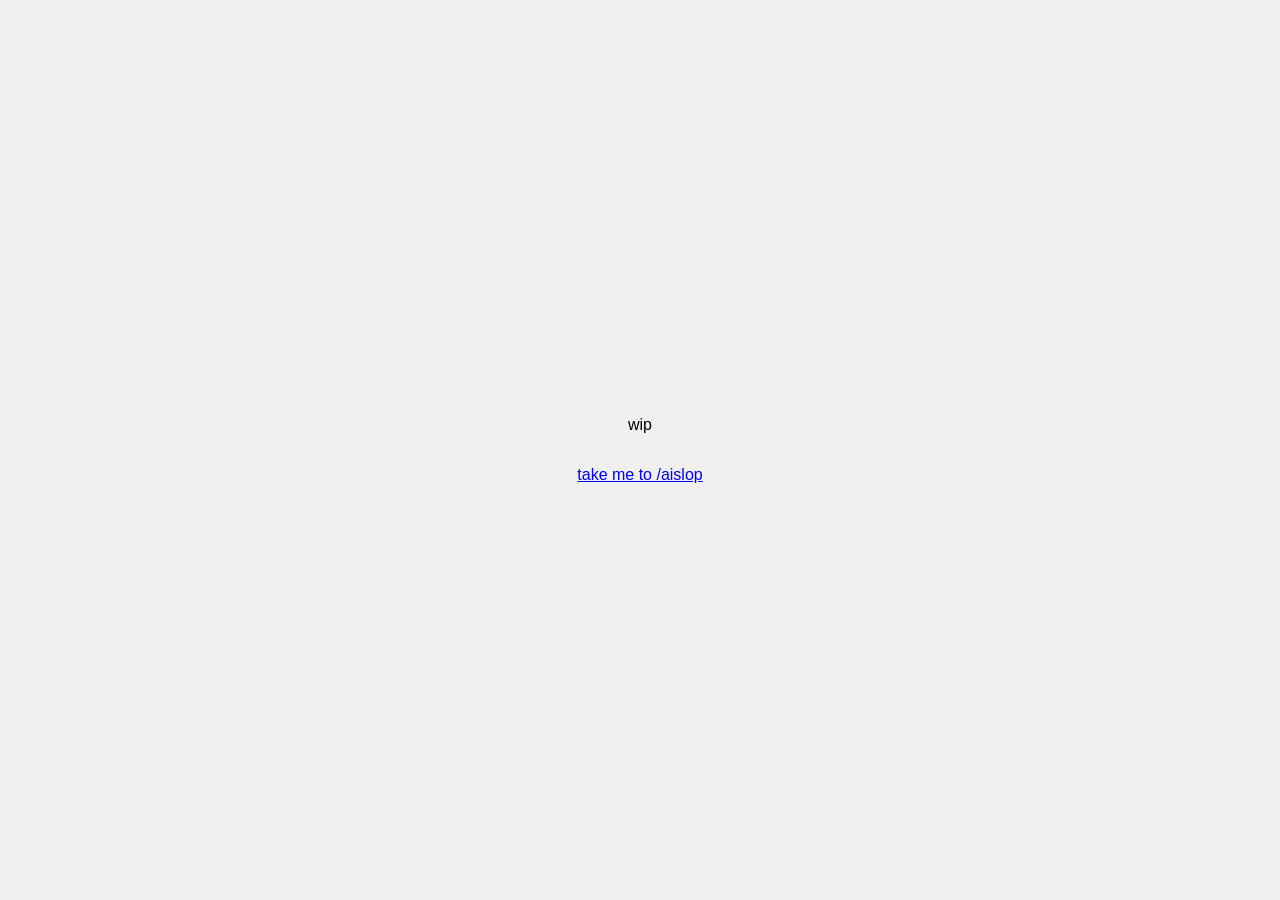
<file: index.html>
<!DOCTYPE html>
<html lang="en">
<head>
    <meta charset="UTF-8">
    <meta name="viewport" content="width=device-width, initial-scale=1.0">
    <title>wip</title>
    <style>
        body {
            font-family: Arial, sans-serif;
            text-align: center;
            margin: 0;
            display: flex;
            flex-direction: column;
            justify-content: center;
            height: 100vh;
            background-color: #f0f0f0;
        }
    </style>
</head>
<body>
    <p>wip</p>
    <p><a href="/aislop">take me to /aislop</a></p>
</body>
</html>
</file>
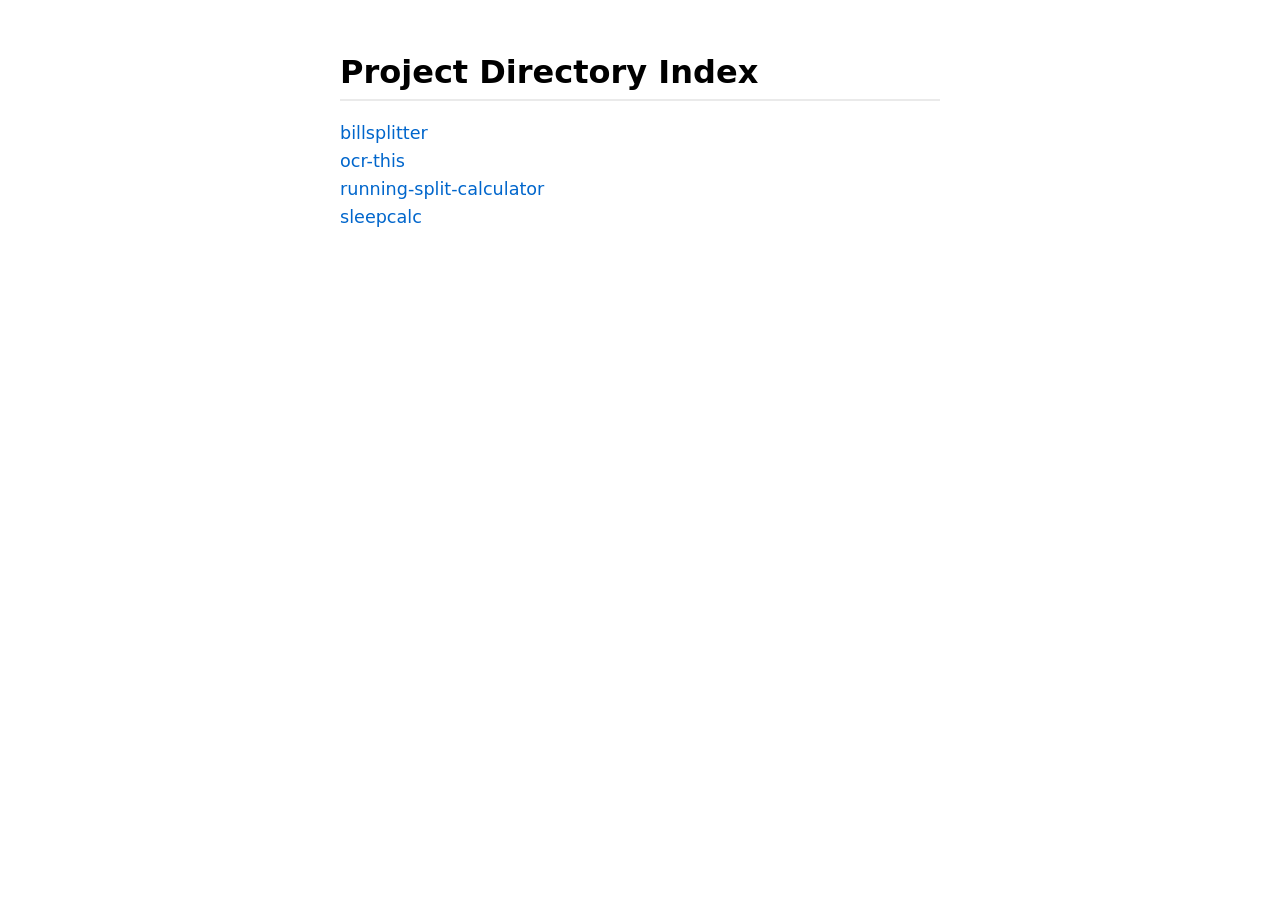
<file: aislop/index.html>
<!DOCTYPE html>
<html lang="en">
<head>
    <meta charset="UTF-8">
    <meta name="viewport" content="width=device-width, initial-scale=1.0">
    <title>Directory Index</title>
    <style>
        body { font-family: system-ui, sans-serif; padding: 2rem; max-width: 600px; margin: auto; }
        h1 { border-bottom: 2px solid #eaeaea; padding-bottom: 0.5rem; }
        ul { list-style-type: none; padding: 0; }
        li { margin: 0.5rem 0; }
        a { color: #0066cc; text-decoration: none; font-size: 1.1rem; }
        a:hover { text-decoration: underline; }
    </style>
</head>
<body>
    <h1>Project Directory Index</h1>
    <ul>
                <li><a href="billsplitter/index.html">billsplitter</a></li>
                <li><a href="ocr-this/index.html">ocr-this</a></li>
                <li><a href="running-split-calculator/index.html">running-split-calculator</a></li>
                <li><a href="sleepcalc/index.html">sleepcalc</a></li>
    </ul>
</body>
</html>
</file>
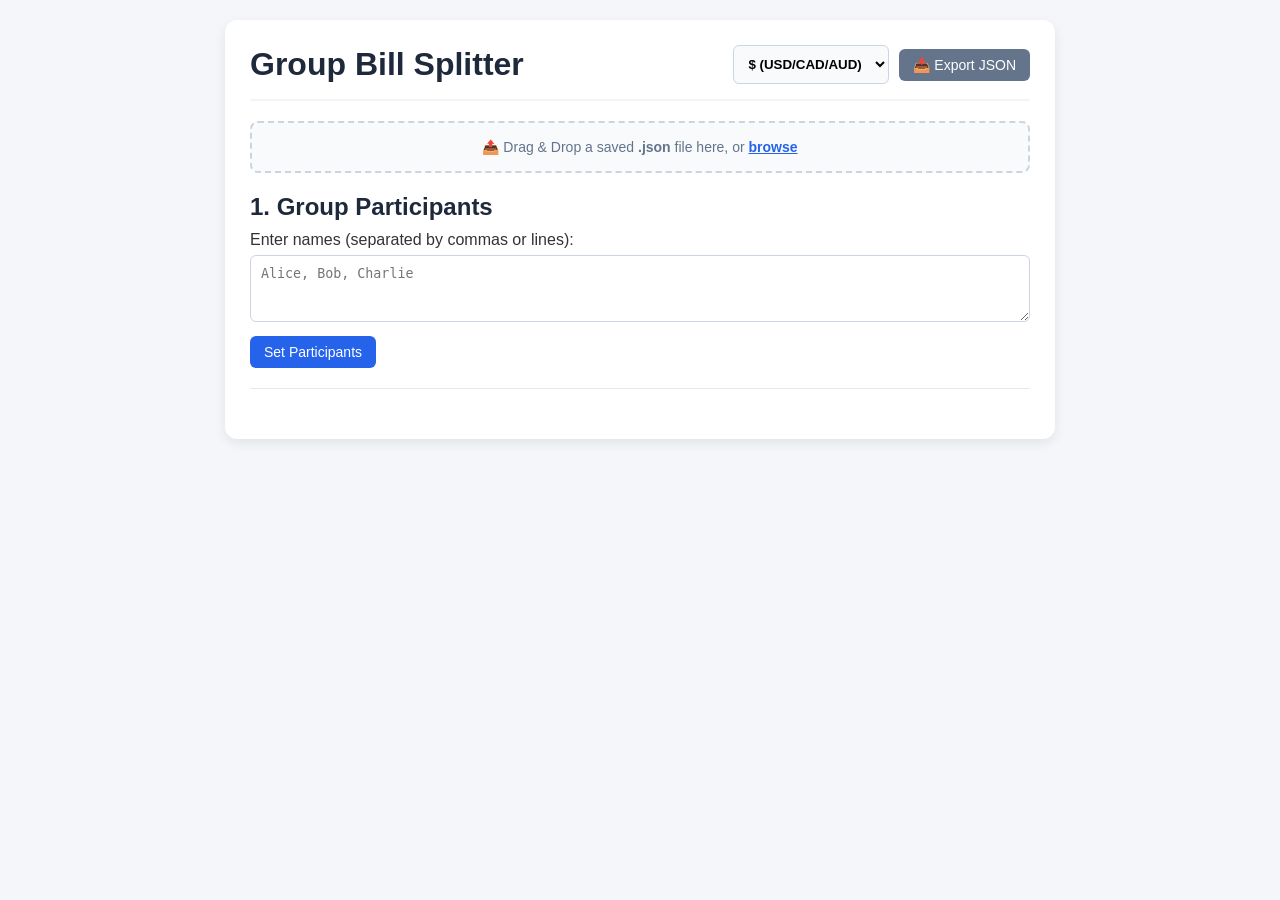
<file: aislop/billsplitter/index.html>
<!DOCTYPE html>
<html lang="en">

<head>
    <meta charset="UTF-8">
    <meta name="viewport" content="width=device-width, initial-scale=1.0">
    <title>Bill Splitter</title>
    <style>
        body {
            font-family: -apple-system, BlinkMacSystemFont, "Segoe UI", Roboto, Helvetica, Arial, sans-serif;
            background-color: #f4f6f9;
            padding: 20px;
            color: #333;
            margin: 0;
        }

        .container {
            max-width: 780px;
            margin: 0 auto;
            background: white;
            padding: 25px;
            border-radius: 12px;
            box-shadow: 0 4px 12px rgba(0, 0, 0, 0.08);
        }

        .header-row {
            display: flex;
            justify-content: space-between;
            align-items: center;
            margin-bottom: 20px;
            border-bottom: 2px solid #f1f5f9;
            padding-bottom: 15px;
            flex-wrap: wrap;
            gap: 10px;
        }

        h1,
        h2,
        h3 {
            color: #1e293b;
            margin: 0;
        }

        .section {
            margin-bottom: 25px;
            padding-bottom: 20px;
            border-bottom: 1px solid #e2e8f0;
        }

        textarea,
        input[type="text"],
        input[type="number"],
        select {
            width: 100%;
            padding: 10px;
            margin-bottom: 10px;
            border: 1px solid #cbd5e1;
            border-radius: 6px;
            box-sizing: border-box;
        }

        button {
            background: #2563eb;
            color: white;
            border: none;
            padding: 8px 14px;
            border-radius: 6px;
            cursor: pointer;
            font-size: 14px;
            font-weight: 500;
            display: inline-flex;
            align-items: center;
            gap: 6px;
        }

        button:hover {
            background: #1d4ed8;
        }

        .btn-secondary {
            background: #64748b;
        }

        .btn-secondary:hover {
            background: #475569;
        }

        .btn-add-row {
            background: #059669;
            width: 100%;
            margin-top: 10px;
            justify-content: center;
            padding: 10px 16px;
        }

        .btn-add-row:hover {
            background: #047857;
        }

        .btn-edit {
            background: #f59e0b;
            padding: 4px 8px;
            font-size: 12px;
            border-radius: 4px;
        }

        .btn-edit:hover {
            background: #d97706;
        }

        .btn-danger {
            background: #ef4444;
            padding: 4px 8px;
            font-size: 12px;
            border-radius: 4px;
        }

        .btn-danger:hover {
            background: #dc2626;
        }

        .btn-cancel {
            background: #94a3b8;
            padding: 4px 8px;
            font-size: 12px;
            border-radius: 4px;
        }

        .btn-cancel:hover {
            background: #64748b;
        }

        .btn-save {
            background: #10b981;
            padding: 4px 8px;
            font-size: 12px;
            border-radius: 4px;
        }

        .btn-save:hover {
            background: #059669;
        }

        .toolbar {
            display: flex;
            align-items: center;
            gap: 10px;
            flex-wrap: wrap;
        }

        .currency-selector {
            width: auto;
            margin-bottom: 0;
            font-weight: 600;
            cursor: pointer;
            background: #f8fafc;
        }

        /* Drag & Drop Import Zone Styling */
        .drop-zone {
            border: 2px dashed #cbd5e1;
            border-radius: 8px;
            padding: 16px;
            text-align: center;
            background: #f8fafc;
            cursor: pointer;
            transition: all 0.2s ease;
            margin-bottom: 20px;
        }

        .drop-zone:hover {
            border-color: #94a3b8;
            background: #f1f5f9;
        }

        .drop-zone.drag-over {
            border-color: #2563eb;
            background: #eff6ff;
            transform: scale(1.01);
        }

        .drop-zone p {
            margin: 0;
            font-size: 14px;
            color: #64748b;
            font-weight: 500;
            pointer-events: none;
        }

        .drop-zone .browse-btn {
            color: #2563eb;
            text-decoration: underline;
            font-weight: 600;
        }

        /* Accordion Styling */
        details.card-accordion {
            background: #ffffff;
            border: 1px solid #e2e8f0;
            border-radius: 8px;
            margin-bottom: 12px;
            overflow: hidden;
            transition: all 0.2s ease;
        }

        details.card-accordion[open] {
            border-color: #2563eb;
            box-shadow: 0 2px 8px rgba(37, 99, 235, 0.1);
        }

        summary.card-header {
            padding: 14px 18px;
            font-weight: 600;
            font-size: 16px;
            cursor: pointer;
            background: #f8fafc;
            display: flex;
            justify-content: space-between;
            align-items: center;
            user-select: none;
        }

        summary.card-header:hover {
            background: #f1f5f9;
        }

        .card-body {
            padding: 18px;
            background: #ffffff;
            border-top: 1px solid #e2e8f0;
        }

        /* Form & Expense Table Styling */
        .checkbox-group {
            display: flex;
            flex-wrap: wrap;
            gap: 8px;
            margin: 8px 0 12px;
        }

        .checkbox-group label {
            font-size: 12px;
            font-weight: normal;
            background: #f1f5f9;
            padding: 4px 8px;
            border-radius: 16px;
            cursor: pointer;
            display: flex;
            align-items: center;
            gap: 4px;
            border: 1px solid #cbd5e1;
        }

        table.expense-table {
            width: 100%;
            border-collapse: collapse;
            margin-bottom: 15px;
            font-size: 14px;
        }

        table.expense-table th,
        table.expense-table td {
            text-align: left;
            padding: 8px 10px;
            border-bottom: 1px solid #f1f5f9;
            vertical-align: middle;
        }

        table.expense-table th {
            background: #f8fafc;
            color: #64748b;
            font-weight: 600;
        }

        .editing-row-box {
            background: #fefce8;
            padding: 10px;
            border: 1px dashed #f59e0b;
            border-radius: 6px;
            margin-bottom: 10px;
        }

        /* Summary Boxes */
        .summary-box {
            background: #f0f9ff;
            border: 1px solid #bae6fd;
            padding: 12px 16px;
            border-radius: 6px;
            margin-bottom: 8px;
            display: flex;
            justify-content: space-between;
            font-weight: 500;
        }

        .settlement-item {
            background: #fffbebf5;
            padding: 12px 16px;
            border-left: 4px solid #f59e0b;
            border-radius: 4px;
            margin-bottom: 8px;
            font-weight: 500;
        }
    </style>
</head>

<body>

    <div class="container">
        <div class="header-row">
            <h1>Group Bill Splitter</h1>
            <div class="toolbar">
                <select id="currency-select" class="currency-selector" onchange="changeCurrency(this.value)"
                    title="Select Currency">
                    <option value="$">$ (USD/CAD/AUD)</option>
                    <option value="€">€ (EUR)</option>
                    <option value="£">£ (GBP)</option>
                    <option value="¥">¥ (JPY/CNY)</option>
                    <option value="₱">₱ (PHP)</option>
                    <option value="₹">₹ (INR)</option>
                </select>
                <button class="btn-secondary" onclick="exportJSON()">📥 Export JSON</button>
            </div>
        </div>

        <!-- DRAG & DROP IMPORT ZONE -->
        <div class="drop-zone" id="drop-zone" onclick="document.getElementById('import-file').click()">
            <p>📤 Drag & Drop a saved <strong>.json</strong> file here, or <span class="browse-btn">browse</span></p>
            <input type="file" id="import-file" accept=".json" onchange="handleFileSelect(event)"
                style="display: none;">
        </div>

        <!-- STEP 1: Participants Setup -->
        <div class="section">
            <h2>1. Group Participants</h2>
            <label for="names-input" style="display:block; margin: 10px 0 6px; font-weight:500;">Enter names (separated
                by commas or lines):</label>
            <textarea id="names-input" rows="3" placeholder="Alice, Bob, Charlie"></textarea>
            <button onclick="setParticipants()">Set Participants</button>
        </div>

        <!-- STEP 2: Accordion Expense Cards Per Name -->
        <div class="section" id="expense-section" style="display: none;">
            <h2>2. Add Expenses Per Participant</h2>
            <div id="accordion-container" style="margin-top: 15px;"></div>
        </div>

        <!-- STEP 3: Totals & Dues Breakdown -->
        <div class="section" id="dashboard-section" style="display: none;">
            <h2>3. Financial Breakdown</h2>

            <h3>Total Spent Per Person</h3>
            <div id="totals-container" style="margin-top: 10px;"></div>

            <h3 style="margin-top: 20px;">Individual Dues (Who Owes Whom)</h3>
            <div id="settlements-container" style="margin-top: 10px;"></div>
        </div>
    </div>

    <script>
        let participants = [];
        let expenses = []; // Structure: { id, paidBy, description, amount, splitAmong }
        let currentCurrency = '$';
        let editingExpenseId = null;
        let openAccordionIndices = new Set([0]); // Track open accordion states

        function changeCurrency(newCurrency) {
            currentCurrency = newCurrency;
            renderAccordions();
            updateDashboard();
        }

        function setParticipants() {
            const input = document.getElementById('names-input').value;
            participants = input.split(/,|\n/).map(n => n.trim()).filter(n => n !== "");

            if (participants.length < 2) {
                alert("Please enter at least two participants.");
                return;
            }

            expenses = []; // Reset expenses on new setup
            editingExpenseId = null;
            openAccordionIndices = new Set([0]); // Default to opening first participant card

            renderAccordions();
            document.getElementById('expense-section').style.display = 'block';
            document.getElementById('dashboard-section').style.display = 'block';
            updateDashboard();
        }

        function renderAccordions() {
            const container = document.getElementById('accordion-container');

            // Preserve current open accordion states from existing DOM before re-rendering
            const existingDetails = container.querySelectorAll('details.card-accordion');
            if (existingDetails.length > 0) {
                openAccordionIndices.clear();
                existingDetails.forEach((details, idx) => {
                    if (details.open) {
                        openAccordionIndices.add(idx);
                    }
                });
            }

            container.innerHTML = '';

            participants.forEach((name, index) => {
                const personExpenses = expenses.filter(e => e.paidBy === name);
                const personTotal = personExpenses.reduce((sum, e) => sum + e.amount, 0);

                // Generate split checkboxes for adding a new row
                const newRowCheckboxesHtml = participants.map(p => `
                <label>
                    <input type="checkbox" value="${p}" class="cb-new-${index}" checked>
                    ${p}
                </label>
            `).join('');

                // Generate table rows (or inline edit row)
                let tableRowsHtml = personExpenses.map(e => {
                    if (editingExpenseId === e.id) {
                        // Render In-line Edit Mode
                        const editCheckboxes = participants.map(p => `
                        <label>
                            <input type="checkbox" value="${p}" class="cb-edit-${e.id}" ${e.splitAmong.includes(p) ? 'checked' : ''}>
                            ${p}
                        </label>
                    `).join('');

                        return `
                        <tr>
                            <td colspan="4">
                                <div class="editing-row-box">
                                    <strong style="font-size: 13px; display:block; margin-bottom: 6px;">Editing Expense:</strong>
                                    <input type="text" id="edit-desc-${e.id}" value="${e.description}" placeholder="Description">
                                    <input type="number" id="edit-amount-${e.id}" value="${e.amount}" placeholder="Amount" step="any" onkeydown="if(event.key==='Enter'){event.preventDefault(); saveExpenseEdit(${e.id});}">
                                    <label style="font-size: 11px; font-weight:600; color:#64748b;">Share with:</label>
                                    <div class="checkbox-group">
                                        ${editCheckboxes}
                                    </div>
                                    <div style="display:flex; gap:6px; justify-content:flex-end;">
                                        <button class="btn-cancel" onclick="cancelEdit()">Cancel</button>
                                        <button class="btn-save" onclick="saveExpenseEdit(${e.id})">Save Changes</button>
                                    </div>
                                </div>
                            </td>
                        </tr>
                    `;
                    } else {
                        // Normal Row Display
                        return `
                        <tr>
                            <td>${e.description}</td>
                            <td>${currentCurrency}${e.amount.toFixed(2)}</td>
                            <td><small>${e.splitAmong.join(', ')}</small></td>
                            <td style="white-space: nowrap;">
                                <button class="btn-edit" onclick="startEditExpense(${e.id})" title="Edit Row">✏️</button>
                                <button class="btn-danger" onclick="deleteExpense(${e.id})" title="Delete Row">✕</button>
                            </td>
                        </tr>
                    `;
                    }
                }).join('');

                const card = document.createElement('details');
                card.className = 'card-accordion';

                // Keep card open if it was previously open or if an expense inside it is currently being edited
                if (openAccordionIndices.has(index) || personExpenses.some(e => e.id === editingExpenseId)) {
                    card.open = true;
                }

                card.innerHTML = `
                <summary class="card-header">
                    <span>${name}</span>
                    <span style="color: #2563eb;">Total Paid: ${currentCurrency}${personTotal.toFixed(2)}</span>
                </summary>
                <div class="card-body">
                    ${personExpenses.length > 0 ? `
                        <table class="expense-table">
                            <thead>
                                <tr><th>Description</th><th>Amount</th><th>Shared With</th><th>Action</th></tr>
                            </thead>
                            <tbody>${tableRowsHtml}</tbody>
                        </table>
                    ` : '<p style="color: #64748b; font-size: 13px; margin-top:0;">No expense rows added yet.</p>'}

                    <div style="background: #f8fafc; padding: 12px; border-radius: 6px; border: 1px dashed #cbd5e1;">
                        <strong style="font-size: 13px; display:block; margin-bottom: 8px;">Add New Expense Row for ${name}:</strong>
                        <input type="text" id="desc-${index}" placeholder="Expense description (e.g., Dinner)" onkeydown="if(event.key==='Enter'){event.preventDefault(); document.getElementById('amount-${index}').focus();}">
                        <input type="number" id="amount-${index}" placeholder="Amount (${currentCurrency})" step="any" onkeydown="if(event.key==='Enter'){event.preventDefault(); addExpenseRowAndFocus('${name}', ${index});}">
                        
                        <label style="font-size: 12px; font-weight: 600; color: #475569;">Share expense with:</label>
                        <div class="checkbox-group">
                            ${newRowCheckboxesHtml}
                        </div>

                        <button class="btn-add-row" onclick="addExpenseRowAndFocus('${name}', ${index})">+ Add Expense Row</button>
                    </div>
                </div>
            `;
                container.appendChild(card);
            });
        }

        function addExpenseRow(payerName, personIndex) {
            const descInput = document.getElementById(`desc-${personIndex}`);
            const amountInput = document.getElementById(`amount-${personIndex}`);
            const desc = descInput.value.trim() || "Expense";
            const amount = parseFloat(amountInput.value);

            const checkedBoxes = document.querySelectorAll(`.cb-new-${personIndex}:checked`);
            const splitAmong = Array.from(checkedBoxes).map(cb => cb.value);

            if (isNaN(amount) || amount <= 0) {
                alert("Please enter a valid amount.");
                return false;
            }
            if (splitAmong.length === 0) {
                alert("Select at least one participant to share this expense.");
                return false;
            }

            // Explicitly keep this participant's accordion open
            openAccordionIndices.add(personIndex);

            expenses.push({
                id: Date.now() + Math.floor(Math.random() * 10000),
                paidBy: payerName,
                description: desc,
                amount: amount,
                splitAmong: splitAmong
            });

            renderAccordions();
            updateDashboard();
            return true;
        }

        // Helper function to add the row and reset focus to the description input
        function addExpenseRowAndFocus(payerName, personIndex) {
            const success = addExpenseRow(payerName, personIndex);
            if (success) {
                const nextDescInput = document.getElementById(`desc-${personIndex}`);
                if (nextDescInput) {
                    nextDescInput.focus();
                }
            }
        }

        function startEditExpense(id) {
            editingExpenseId = id;
            renderAccordions();
        }

        function cancelEdit() {
            editingExpenseId = null;
            renderAccordions();
        }

        function saveExpenseEdit(id) {
            const desc = document.getElementById(`edit-desc-${id}`).value.trim() || "Expense";
            const amount = parseFloat(document.getElementById(`edit-amount-${id}`).value);

            const checkedBoxes = document.querySelectorAll(`.cb-edit-${id}:checked`);
            const splitAmong = Array.from(checkedBoxes).map(cb => cb.value);

            if (isNaN(amount) || amount <= 0) {
                alert("Please enter a valid amount.");
                return;
            }
            if (splitAmong.length === 0) {
                alert("Select at least one participant to share this expense.");
                return;
            }

            const expIndex = expenses.findIndex(e => e.id === id);
            if (expIndex !== -1) {
                expenses[expIndex].description = desc;
                expenses[expIndex].amount = amount;
                expenses[expIndex].splitAmong = splitAmong;
            }

            editingExpenseId = null;
            renderAccordions();
            updateDashboard();
        }

        function deleteExpense(id) {
            if (!confirm("Are you sure you want to delete this expense?")) {
                return;
            }
            if (editingExpenseId === id) editingExpenseId = null;
            expenses = expenses.filter(e => e.id !== id);
            renderAccordions();
            updateDashboard();
        }

        function updateDashboard() {
            let totalSpend = {};
            let balances = {};

            participants.forEach(p => {
                totalSpend[p] = 0;
                balances[p] = 0;
            });

            expenses.forEach(exp => {
                totalSpend[exp.paidBy] += exp.amount;
                balances[exp.paidBy] += exp.amount;

                const splitCost = exp.amount / exp.splitAmong.length;
                exp.splitAmong.forEach(person => {
                    balances[person] -= splitCost;
                });
            });

            // Render Total Spend
            const totalsContainer = document.getElementById('totals-container');
            totalsContainer.innerHTML = '';
            participants.forEach(p => {
                totalsContainer.innerHTML += `
                <div class="summary-box">
                    <span>${p}</span>
                    <span>${currentCurrency}${totalSpend[p].toFixed(2)}</span>
                </div>`;
            });

            // Compute Greedy Settlements
            let debtors = [];
            let creditors = [];

            for (let p in balances) {
                if (balances[p] < -0.01) debtors.push({ name: p, amount: Math.abs(balances[p]) });
                if (balances[p] > 0.01) creditors.push({ name: p, amount: balances[p] });
            }

            const settlementsContainer = document.getElementById('settlements-container');
            settlementsContainer.innerHTML = '';

            if (debtors.length === 0 && creditors.length === 0) {
                settlementsContainer.innerHTML = '<p style="color: #059669; font-weight: 500;">All expenses balanced equally!</p>';
                return;
            }

            let i = 0, j = 0;
            while (i < debtors.length && j < creditors.length) {
                let debtor = debtors[i];
                let creditor = creditors[j];
                let settleAmount = Math.min(debtor.amount, creditor.amount);

                settlementsContainer.innerHTML += `
                <div class="settlement-item">
                    <strong>${debtor.name}</strong> owes <strong>${creditor.name}</strong> <span>${currentCurrency}${settleAmount.toFixed(2)}</span>
                </div>
            `;

                debtor.amount -= settleAmount;
                creditor.amount -= settleAmount;

                if (debtor.amount < 0.01) i++;
                if (creditor.amount < 0.01) j++;
            }
        }

        // EXPORT JSON FUNCTIONALITY
        function exportJSON() {
            if (participants.length === 0) {
                alert("No data available to export. Please add participants first.");
                return;
            }

            const data = {
                currency: currentCurrency,
                participants: participants,
                expenses: expenses,
                exportedAt: new Date().toISOString()
            };

            const jsonString = JSON.stringify(data, null, 2);
            const blob = new Blob([jsonString], { type: "application/json" });
            const url = URL.createObjectURL(blob);

            const a = document.createElement("a");
            a.href = url;
            a.download = `bill-split-${new Date().toISOString().slice(0, 10)}.json`;
            document.body.appendChild(a);
            a.click();
            document.body.removeChild(a);
            URL.revokeObjectURL(url);
        }

        // DRAG & DROP & FILE READ HANDLERS
        const dropZone = document.getElementById('drop-zone');

        ['dragenter', 'dragover', 'dragleave', 'drop'].forEach(eventName => {
            window.addEventListener(eventName, e => e.preventDefault(), false);
            dropZone.addEventListener(eventName, e => e.preventDefault(), false);
        });

        ['dragenter', 'dragover'].forEach(eventName => {
            dropZone.addEventListener(eventName, () => dropZone.classList.add('drag-over'), false);
        });

        ['dragleave', 'drop'].forEach(eventName => {
            dropZone.addEventListener(eventName, () => dropZone.classList.remove('drag-over'), false);
        });

        dropZone.addEventListener('drop', (e) => {
            const dt = e.dataTransfer;
            const files = dt.files;
            if (files.length > 0) {
                processJSONFile(files[0]);
            }
        });

        function handleFileSelect(event) {
            const file = event.target.files[0];
            if (file) {
                processJSONFile(file);
            }
        }

        function processJSONFile(file) {
            if (!file.name.endsWith('.json')) {
                alert('Please select or drop a valid .json file.');
                return;
            }

            const reader = new FileReader();
            reader.onload = function (e) {
                try {
                    const data = JSON.parse(e.target.result);

                    if (!data.participants || !Array.isArray(data.participants) || !data.expenses || !Array.isArray(data.expenses)) {
                        throw new Error("Invalid format. File must contain 'participants' and 'expenses' arrays.");
                    }

                    participants = data.participants;

                    expenses = data.expenses.map(exp => ({
                        ...exp,
                        id: Math.floor(Number(exp.id)) || (Date.now() + Math.floor(Math.random() * 10000))
                    }));

                    if (data.currency) {
                        currentCurrency = data.currency;
                        document.getElementById('currency-select').value = currentCurrency;
                    }

                    editingExpenseId = null;
                    openAccordionIndices = new Set([0]);

                    document.getElementById('names-input').value = participants.join(', ');
                    document.getElementById('expense-section').style.display = 'block';
                    document.getElementById('dashboard-section').style.display = 'block';

                    renderAccordions();
                    updateDashboard();
                    alert("Data successfully imported!");
                } catch (err) {
                    alert("Error reading JSON file: " + err.message);
                }
                document.getElementById('import-file').value = '';
            };
            reader.readAsText(file);
        }
    </script>

</body>

</html>
</file>
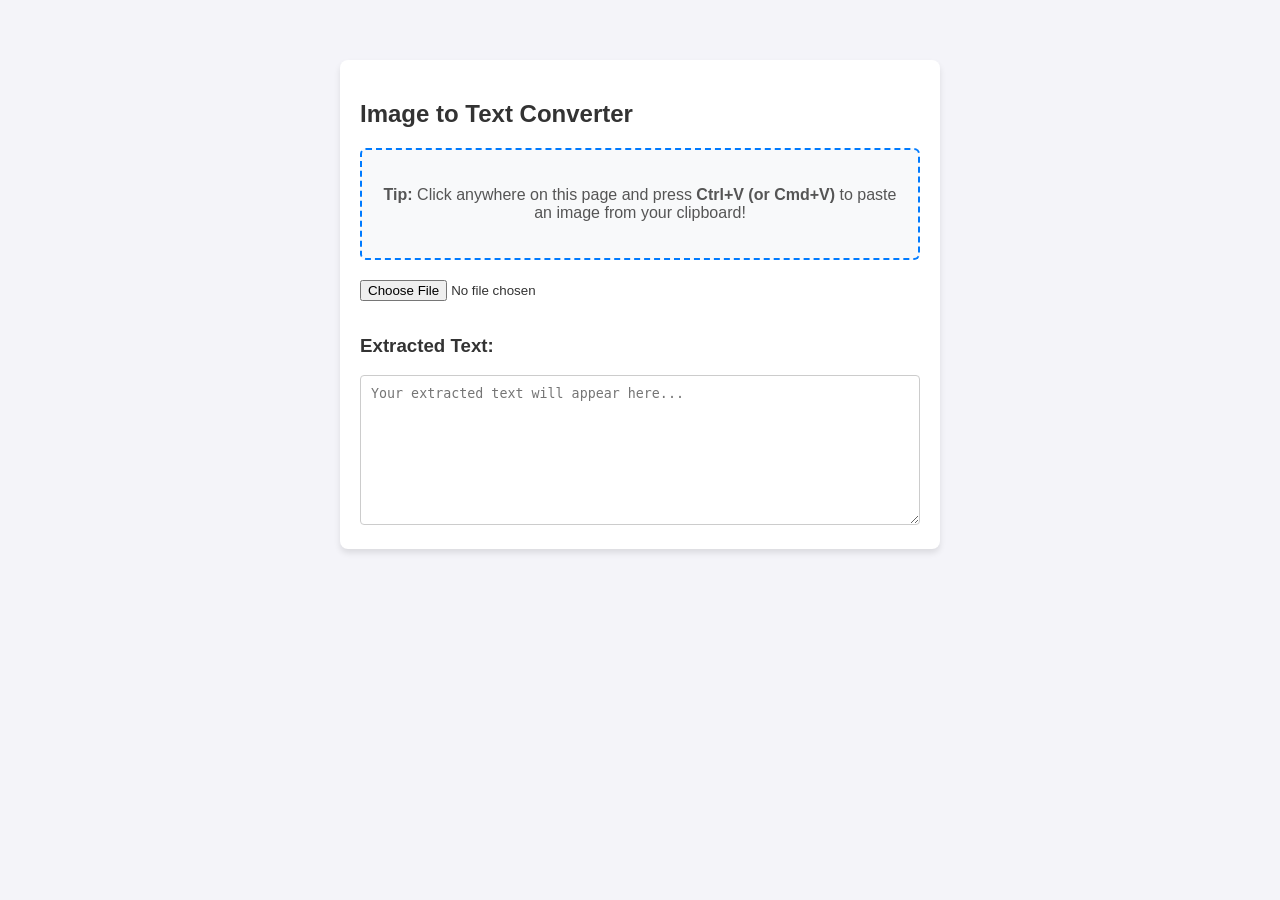
<file: aislop/ocr-this/index.html>
<!DOCTYPE html>
<html lang="en">
<head>
    <meta charset="UTF-8">
    <meta name="viewport" content="width=device-width, initial-scale=1.0">
    <title>Image to Text Converter (with Clipboard Paste)</title>
    <!-- Load Tesseract.js from CDN -->
    <script src="tesseract.min.js"></script>
    <style>
        body {
            font-family: Arial, sans-serif;
            max-width: 600px;
            margin: 40px auto;
            padding: 20px;
            background-color: #f4f4f9;
            color: #333;
        }
        .container {
            background: #fff;
            padding: 20px;
            border-radius: 8px;
            box-shadow: 0 4px 6px rgba(0,0,0,0.1);
        }
        .drop-zone {
            border: 2px dashed #007bff;
            padding: 20px;
            text-align: center;
            border-radius: 6px;
            background-color: #f8f9fa;
            margin-bottom: 20px;
            color: #555;
        }
        input[type="file"] {
            margin-bottom: 15px;
        }
        #preview {
            max-width: 100%;
            height: auto;
            display: none;
            margin-bottom: 20px;
            border-radius: 4px;
        }
        textarea {
            width: 100%;
            height: 150px;
            padding: 10px;
            box-sizing: border-box;
            border: 1px solid #ccc;
            border-radius: 4px;
            resize: vertical;
        }
        .loading {
            font-weight: bold;
            color: #007bff;
            margin-bottom: 10px;
            display: none;
        }
    </style>
</head>
<body>

    <div class="container">
        <h2>Image to Text Converter</h2>
        <div class="drop-zone">
            <p><strong>Tip:</strong> Click anywhere on this page and press <strong>Ctrl+V (or Cmd+V)</strong> to paste an image from your clipboard!</p>
        </div>
        
        <input type="file" id="imageInput" accept="image/*">
        
        <div>
            <img id="preview" alt="Image Preview">
        </div>

        <div id="loadingStatus" class="loading">Processing image... Please wait.</div>

        <h3>Extracted Text:</h3>
        <textarea id="output" placeholder="Your extracted text will appear here..."></textarea>
    </div>

    <script>
        const imageInput = document.getElementById('imageInput');
        const preview = document.getElementById('preview');
        const output = document.getElementById('output');
        const loadingStatus = document.getElementById('loadingStatus');

        // Handle file input selection
        imageInput.addEventListener('change', function (e) {
            const file = e.target.files[0];
            if (file) processImage(file);
        });

        // Handle clipboard paste event globally
        window.addEventListener('paste', function (e) {
            const items = e.clipboardData.items;
            for (let i = 0; i < items.length; i++) {
                if (items[i].type.indexOf('image') !== -1) {
                    const file = items[i].getAsFile();
                    processImage(file);
                    break;
                }
            }
        });

        // Core function to handle preview and OCR processing
        function processImage(file) {
            // Display image preview
            const reader = new FileReader();
            reader.onload = function (event) {
                preview.src = event.target.result;
                preview.style.display = 'block';
            }
            reader.readAsDataURL(file);

            // Clear previous output and show loading
            output.value = '';
            loadingStatus.style.display = 'block';

            // Run Tesseract OCR
            Tesseract.recognize(
                file,
                'eng',
                {
                    logger: m => console.log(m)
                }
            ).then(({ data: { text } }) => {
                output.value = text;
                loadingStatus.style.display = 'none';
            }).catch(err => {
                console.error(err);
                output.value = 'Error during OCR processing.';
                loadingStatus.style.display = 'none';
            });
        }
    </script>

</body>
</html>
</file>
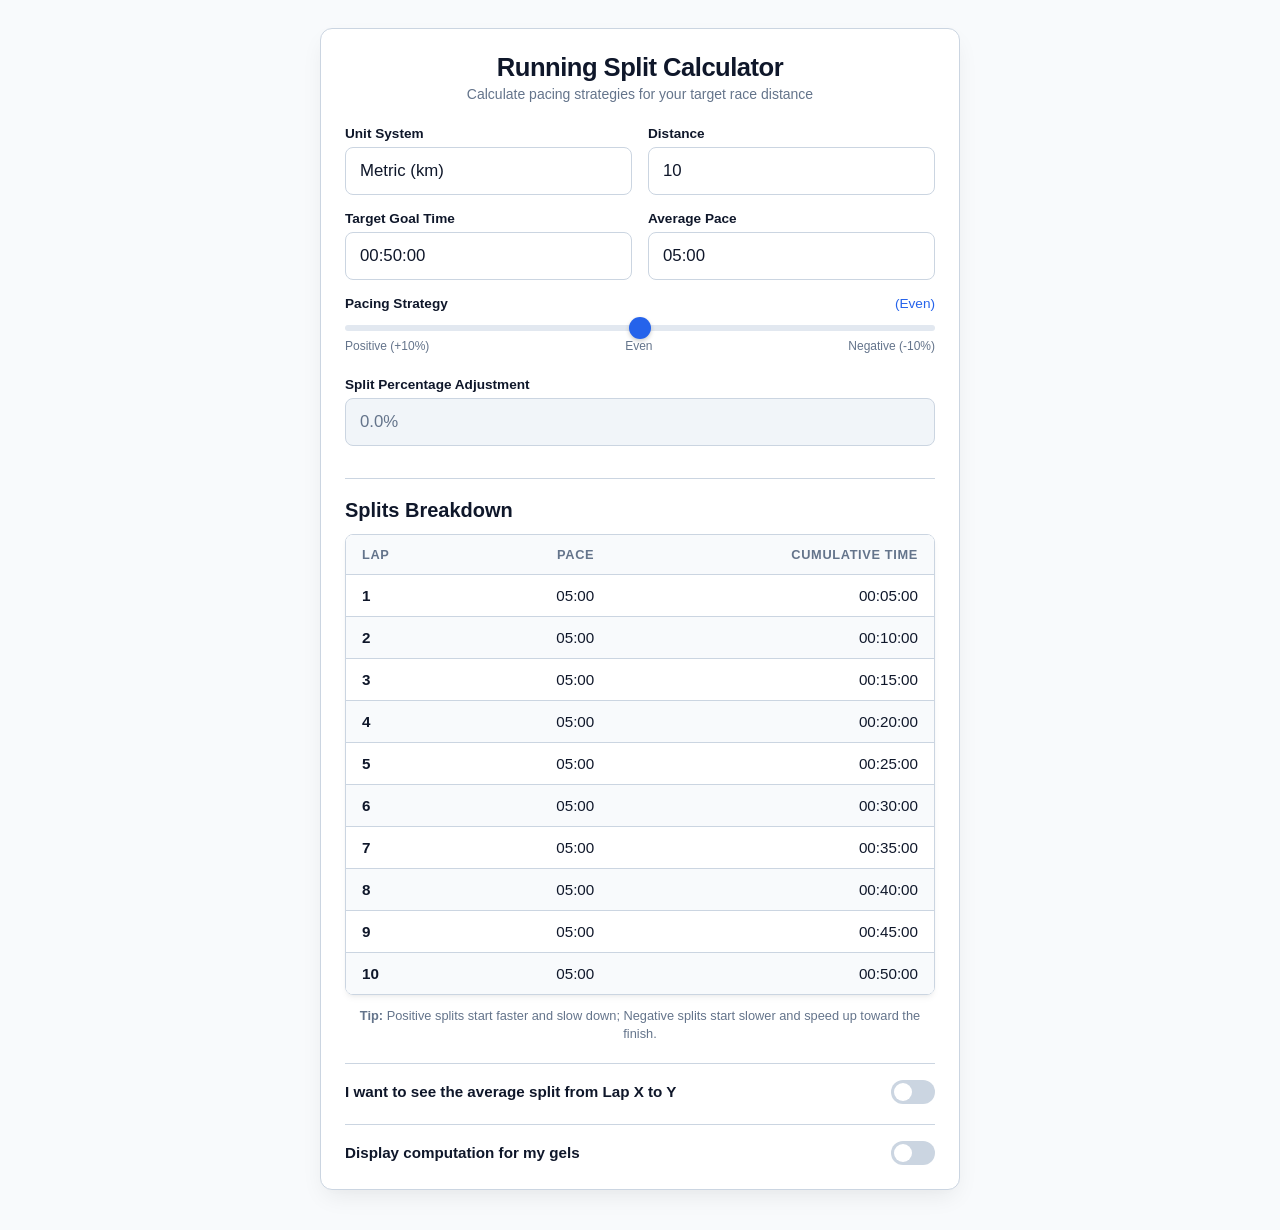
<file: aislop/running-split-calculator/index.html>
<!DOCTYPE html>
<html lang="en">
<head>
    <meta charset="UTF-8">
    <meta name="viewport" content="width=device-width, initial-scale=1.0">
    <title>Running Split Calculator</title>

    <style>
        :root {
            --primary: #2563eb;
            --primary-hover: #1d4ed8;
            --bg-main: #f8fafc;
            --card-bg: #ffffff;
            --text-main: #0f172a;
            --text-muted: #64748b;
            --border: #cbd5e1;
            --error: #ef4444;
            --gel-color: #d97706;
            --gel-bg: #fef3c7;
            --radius: 12px;
            --shadow: 0 4px 6px -1px rgba(0, 0, 0, 0.05), 0 2px 4px -2px rgba(0, 0, 0, 0.05);
            --shadow-lg: 0 10px 25px -5px rgba(0, 0, 0, 0.08), 0 8px 10px -6px rgba(0, 0, 0, 0.01);
        }

        * {
            box-sizing: border-box;
            margin: 0;
            padding: 0;
            font-family: -apple-system, BlinkMacSystemFont, "Segoe UI", Roboto, Helvetica, Arial, sans-serif;
        }

        body {
            background-color: var(--bg-main);
            color: var(--text-main);
            padding: 16px;
            min-height: 100vh;
            display: flex;
            justify-content: center;
            align-items: flex-start;
        }

        .container {
            width: 100%;
            max-width: 640px;
            background: var(--card-bg);
            padding: 24px;
            border-radius: var(--radius);
            box-shadow: var(--shadow-lg);
            border: 1px solid var(--border);
            margin-top: 12px;
            margin-bottom: 24px;
        }

        .header {
            margin-bottom: 24px;
            text-align: center;
        }

        h1 {
            font-size: 1.6rem;
            font-weight: 700;
            letter-spacing: -0.02em;
            color: var(--text-main);
        }

        p.subtitle {
            font-size: 0.875rem;
            color: var(--text-muted);
            margin-top: 4px;
        }

        .form-grid {
            display: grid;
            grid-template-columns: 1fr;
            gap: 16px;
        }

        @media (min-width: 480px) {
            .form-grid {
                grid-template-columns: 1fr 1fr;
            }
            .full-width {
                grid-column: span 2;
            }
        }

        .field {
            display: flex;
            flex-direction: column;
            gap: 6px;
        }

        label {
            font-size: 0.85rem;
            font-weight: 600;
            color: var(--text-main);
            display: flex;
            justify-content: space-between;
            align-items: center;
        }

        .label-badge {
            font-weight: 500;
            color: var(--primary);
        }

        input, select {
            width: 100%;
            min-height: 48px;
            padding: 10px 14px;
            font-size: 1.05rem;
            line-height: 1.2;
            color: var(--text-main);
            background-color: var(--card-bg);
            border: 1px solid var(--border);
            border-radius: 8px;
            transition: all 0.2s ease;
            outline: none;
            appearance: none;
            -webkit-appearance: none;
        }

        select {
            background-image: url("data:image/svg+xml;charset=UTF-8,%3csvg xmlns='http://www.w3.org/2000/svg' viewBox='0 0 24 24' fill='none' stroke='%2064748b' stroke-width='2' stroke-linecap='round' stroke-linejoin='round'%3e%3cpolyline points='6 9 12 15 18 9'%3e%3c/polyline%3e%3c/svg%3e");
            background-repeat: no-repeat;
            background-position: right 12px center;
            background-size: 16px;
            padding-right: 36px;
        }

        input:focus, select:focus {
            border-color: var(--primary);
            box-shadow: 0 0 0 3px rgba(37, 99, 235, 0.15);
        }

        input.invalid {
            border-color: var(--error);
        }

        input.invalid:focus {
            box-shadow: 0 0 0 3px rgba(239, 68, 68, 0.15);
        }

        .error-text {
            font-size: 0.75rem;
            color: var(--error);
            display: none;
        }

        input.invalid + .error-text {
            display: block;
        }

        input[readonly] {
            background-color: #f1f5f9;
            color: var(--text-muted);
            cursor: not-allowed;
        }

        /* Custom Slider Styling */
        .slider-container {
            display: flex;
            flex-direction: column;
            gap: 8px;
            padding: 8px 0;
        }

        input[type=range] {
            min-height: auto;
            height: 6px;
            background: #e2e8f0;
            border-radius: 3px;
            border: none;
            padding: 0;
        }

        input[type=range]::-webkit-slider-thumb {
            -webkit-appearance: none;
            appearance: none;
            width: 22px;
            height: 22px;
            border-radius: 50%;
            background: var(--primary);
            cursor: pointer;
            box-shadow: 0 2px 4px rgba(0,0,0,0.2);
            transition: transform 0.1s ease;
        }

        input[type=range]::-webkit-slider-thumb:active {
            transform: scale(1.15);
        }

        .slider-legend {
            display: flex;
            justify-content: space-between;
            font-size: 0.75rem;
            color: var(--text-muted);
            font-weight: 500;
        }

        /* Output Section */
        .output {
            margin-top: 32px;
            border-top: 1px solid var(--border);
            padding-top: 20px;
        }

        .output-header {
            display: flex;
            justify-content: space-between;
            align-items: center;
            margin-bottom: 12px;
        }

        h2 {
            font-size: 1.25rem;
            font-weight: 600;
        }

        .table-wrap {
            overflow-x: auto;
            border: 1px solid var(--border);
            border-radius: 8px;
            box-shadow: var(--shadow);
        }

        table {
            width: 100%;
            border-collapse: collapse;
            background: #fff;
            text-align: right;
            font-size: 0.95rem;
        }

        th, td {
            padding: 12px 16px;
            border-bottom: 1px solid var(--border);
        }

        th {
            background-color: #f8fafc;
            color: var(--text-muted);
            font-weight: 600;
            font-size: 0.8rem;
            text-transform: uppercase;
            letter-spacing: 0.05em;
        }

        tr:last-child td {
            border-bottom: none;
        }

        tr:nth-child(even) {
            background-color: #f8fafc;
        }

        th:first-child, td:first-child {
            text-align: left;
            font-weight: 600;
        }

        /* Highlight Gel Laps */
        tr.gel-highlight {
            background-color: var(--gel-bg) !important;
        }

        .gel-badge {
            display: inline-block;
            background-color: var(--gel-color);
            color: #fff;
            font-size: 0.7rem;
            font-weight: 700;
            padding: 2px 6px;
            border-radius: 4px;
            margin-left: 6px;
            text-transform: uppercase;
            letter-spacing: 0.05em;
        }

        .note {
            margin-top: 12px;
            color: var(--text-muted);
            font-size: 0.8rem;
            line-height: 1.4;
            text-align: center;
        }

        /* Range Calculation & Gel Section Styling */
        .range-section {
            margin-top: 20px;
            padding-top: 16px;
            border-top: 1px solid var(--border);
        }

        .toggle-label {
            display: flex;
            align-items: center;
            justify-content: space-between;
            cursor: pointer;
            font-size: 0.95rem;
            font-weight: 600;
            color: var(--text-main);
            user-select: none;
        }

        .switch {
            position: relative;
            display: inline-block;
            width: 44px;
            height: 24px;
        }

        .switch input {
            opacity: 0;
            width: 0;
            height: 0;
            min-height: 0;
        }

        .slider-toggle {
            position: absolute;
            cursor: pointer;
            top: 0;
            left: 0;
            right: 0;
            bottom: 0;
            background-color: #cbd5e1;
            transition: .3s;
            border-radius: 24px;
        }

        .slider-toggle:before {
            position: absolute;
            content: "";
            height: 18px;
            width: 18px;
            left: 3px;
            bottom: 3px;
            background-color: white;
            transition: .3s;
            border-radius: 50%;
        }

        input:checked + .slider-toggle {
            background-color: var(--primary);
        }

        input:checked + .slider-toggle:before {
            transform: translateX(20px);
        }

        .range-controls {
            display: none;
            margin-top: 16px;
            background: #f8fafc;
            padding: 16px;
            border-radius: 8px;
            border: 1px solid var(--border);
        }

        .range-controls.active {
            display: block;
        }

        .range-grid {
            display: grid;
            grid-template-columns: 1fr 1fr;
            gap: 12px;
            margin-bottom: 16px;
        }

        .range-summary-card {
            background: var(--card-bg);
            border: 1px solid var(--border);
            border-radius: 8px;
            padding: 12px 16px;
            display: flex;
            flex-direction: column;
            gap: 8px;
        }

        .summary-row {
            display: flex;
            justify-content: space-between;
            align-items: center;
            font-size: 0.9rem;
        }

        .summary-value {
            font-weight: 700;
            color: var(--primary);
        }

        .gel-value {
            color: var(--gel-color);
        }
    </style>
</head>

<body>

<div class="container">

    <div class="header">
        <h1>Running Split Calculator</h1>
        <p class="subtitle">Calculate pacing strategies for your target race distance</p>
    </div>

    <div class="form-grid">

        <div class="field">
            <label for="unit">Unit System</label>
            <select id="unit">
                <option value="metric">Metric (km)</option>
                <option value="imperial">Imperial (mi)</option>
            </select>
        </div>

        <div class="field">
            <label for="distance">Distance</label>
            <input id="distance" type="number" value="10" min="0.1" step="0.1" inputmode="decimal">
        </div>

        <div class="field">
            <label for="goal">Target Goal Time</label>
            <input id="goal" type="text" value="00:50:00" placeholder="HH:MM:SS or MM:SS">
            <span class="error-text">Format as HH:MM:SS or MM:SS</span>
        </div>

        <div class="field">
            <label for="pace">Average Pace</label>
            <input id="pace" type="text" value="05:00" placeholder="MM:SS">
            <span class="error-text">Format as MM:SS</span>
        </div>

        <div class="field full-width">
            <label for="splitSlider">
                Pacing Strategy
                <span id="splitLabel" class="label-badge">(Even)</span>
            </label>
            <div class="slider-container">
                <input id="splitSlider" type="range" min="0" max="100" value="50">
                <div class="slider-legend">
                    <span>Positive (+10%)</span>
                    <span>Even</span>
                    <span>Negative (-10%)</span>
                </div>
            </div>
        </div>

        <div class="field full-width">
            <label for="splitPercent">Split Percentage Adjustment</label>
            <input id="splitPercent" readonly>
        </div>

    </div>

    <div class="output">

        <div class="output-header">
            <h2>Splits Breakdown</h2>
        </div>

        <div class="table-wrap">
            <table>
                <thead>
                    <tr>
                        <th>Lap</th>
                        <th>Pace</th>
                        <th>Cumulative Time</th>
                    </tr>
                </thead>
                <tbody id="tableBody"></tbody>
            </table>
        </div>

        <div class="note">
            <strong>Tip:</strong> Positive splits start faster and slow down; Negative splits start slower and speed up toward the finish.
        </div>

    </div>

    <!-- Range Average Section -->
    <div class="range-section">
        <label class="toggle-label" for="rangeToggle">
            <span>I want to see the average split from Lap X to Y</span>
            <span class="switch">
                <input type="checkbox" id="rangeToggle">
                <span class="slider-toggle"></span>
            </span>
        </label>

        <div id="rangeControls" class="range-controls">
            <div class="range-grid">
                <div class="field">
                    <label for="startLap">Start Lap</label>
                    <select id="startLap"></select>
                </div>
                <div class="field">
                    <label for="endLap">End Lap</label>
                    <select id="endLap"></select>
                </div>
            </div>

            <div class="range-summary-card">
                <div class="summary-row">
                    <span>Selected Range:</span>
                    <span id="displayLapRange" class="summary-value">Lap 1 to 1</span>
                </div>
                <div class="summary-row">
                    <span>Interval Distance:</span>
                    <span id="displayIntervalDistance" class="summary-value">1 km</span>
                </div>
                <div class="summary-row">
                    <span>Total Average Lap Pace:</span>
                    <span id="displayAvgPace" class="summary-value">00:00</span>
                </div>
            </div>
        </div>
    </div>

    <!-- Gel Computation Section -->
    <div class="range-section">
        <label class="toggle-label" for="gelToggle">
            <span>Display computation for my gels</span>
            <span class="switch">
                <input type="checkbox" id="gelToggle">
                <span class="slider-toggle"></span>
            </span>
        </label>

        <div id="gelControls" class="range-controls">
            <div class="range-grid">
                <div class="field">
                    <label for="gelStrategy">Frequency Strategy</label>
                    <select id="gelStrategy">
                        <option value="distance">Per Distance</option>
                        <option value="time">Time Interval</option>
                    </select>
                </div>
                <div class="field">
                    <label for="gelIntervalVal" id="gelIntervalLabel">Frequency (Every X km)</label>
                    <input id="gelIntervalVal" type="text" value="5">
                    <span class="error-text">Enter number or time (MM:SS)</span>
                </div>
            </div>

            <div class="range-summary-card">
                <div class="summary-row">
                    <span>Total Gels Required:</span>
                    <span id="displayGelCount" class="summary-value gel-value">0 Gels</span>
                </div>
            </div>
        </div>
    </div>

</div>

<script>
    const unit = document.getElementById("unit");
    const distance = document.getElementById("distance");
    const goal = document.getElementById("goal");
    const pace = document.getElementById("pace");
    const slider = document.getElementById("splitSlider");
    const splitPercent = document.getElementById("splitPercent");
    const splitLabel = document.getElementById("splitLabel");
    const tbody = document.getElementById("tableBody");

    // Range Elements
    const rangeToggle = document.getElementById("rangeToggle");
    const rangeControls = document.getElementById("rangeControls");
    const startLapSelect = document.getElementById("startLap");
    const endLapSelect = document.getElementById("endLap");
    const displayLapRange = document.getElementById("displayLapRange");
    const displayIntervalDistance = document.getElementById("displayIntervalDistance");
    const displayAvgPace = document.getElementById("displayAvgPace");

    // Gel Elements
    const gelToggle = document.getElementById("gelToggle");
    const gelControls = document.getElementById("gelControls");
    const gelStrategy = document.getElementById("gelStrategy");
    const gelIntervalVal = document.getElementById("gelIntervalVal");
    const gelIntervalLabel = document.getElementById("gelIntervalLabel");
    const displayGelCount = document.getElementById("displayGelCount");

    let calculatedLaps = [];
    let updating = false;

    // Regex patterns
    const goalRegex = /^(\d{1,2}:)?([0-5]?\d):([0-5]\d)$/; // HH:MM:SS or MM:SS
    const paceRegex = /^([0-5]?\d):([0-5]\d)$/;             // MM:SS

    function validateInput(element, regex) {
        const isValid = regex.test(element.value.trim());
        if (isValid || element.value.trim() === "") {
            element.classList.remove("invalid");
            return true;
        } else {
            element.classList.add("invalid");
            return false;
        }
    }

    function parseTime(str) {
        let p = str.split(":").map(Number);

        if (p.length === 2) {
            return (p[0] || 0) * 60 + (p[1] || 0);
        }

        if (p.length === 3) {
            return (p[0] || 0) * 3600 + (p[1] || 0) * 60 + (p[2] || 0);
        }

        return 0;
    }

    function formatHMS(sec) {
        sec = Math.round(sec);

        let h = Math.floor(sec / 3600);
        let m = Math.floor((sec % 3600) / 60);
        let s = sec % 60;

        return (
            String(h).padStart(2, "0") + ":" +
            String(m).padStart(2, "0") + ":" +
            String(s).padStart(2, "0")
        );
    }

    function formatPace(sec) {
        sec = Math.round(sec);

        let m = Math.floor(sec / 60);
        let s = sec % 60;

        return String(m).padStart(2, "0") + ":" + String(s).padStart(2, "0");
    }

    function getSplit() {
        return (50 - slider.value) / 50 * 10;
    }

    function updateSplitText() {
        let p = getSplit();

        splitPercent.value = p.toFixed(1) + "%";

        if (Math.abs(p) < 0.01) {
            splitLabel.textContent = "(Even)";
        } else if (p > 0) {
            splitLabel.textContent = "(Positive Split)";
        } else {
            splitLabel.textContent = "(Negative Split)";
        }
    }

    function updateFromGoal() {
        if (updating) return;

        if (!validateInput(goal, goalRegex)) return;
        pace.classList.remove("invalid");

        updating = true;

        let dist = parseFloat(distance.value) || 0;
        let total = parseTime(goal.value);
        let avg = dist > 0 ? total / dist : 0;

        pace.value = formatPace(avg);

        updating = false;
        calculate();
    }

    function updateFromPace() {
        if (updating) return;

        if (!validateInput(pace, paceRegex)) return;
        goal.classList.remove("invalid");

        updating = true;

        let dist = parseFloat(distance.value) || 0;
        let sec = parseTime(pace.value);

        goal.value = formatHMS(sec * dist);

        updating = false;
        calculate();
    }

    function populateLapDropdowns(lapsData) {
        const totalLaps = lapsData.length;
        const prevStart = parseInt(startLapSelect.value) || 1;
        const prevEnd = parseInt(endLapSelect.value) || totalLaps;

        startLapSelect.innerHTML = "";
        endLapSelect.innerHTML = "";

        lapsData.forEach(item => {
            const paceStr = formatPace(item.lapTime);
            
            const startOpt = document.createElement("option");
            startOpt.value = item.lap;
            startOpt.textContent = `Lap ${item.lap} (${paceStr})`;
            startLapSelect.appendChild(startOpt);

            const endOpt = document.createElement("option");
            endOpt.value = item.lap;
            endOpt.textContent = `Lap ${item.lap} (${paceStr})`;
            endLapSelect.appendChild(endOpt);
        });

        startLapSelect.value = Math.min(prevStart, totalLaps);
        endLapSelect.value = Math.min(Math.max(prevEnd, startLapSelect.value), totalLaps);
    }

    function updateRangeAverage() {
        if (!rangeToggle.checked || calculatedLaps.length === 0) return;

        let start = parseInt(startLapSelect.value) || 1;
        let end = parseInt(endLapSelect.value) || calculatedLaps.length;

        if (end < start) {
            end = start;
            endLapSelect.value = end;
        }

        const selectedLaps = calculatedLaps.slice(start - 1, end);
        const sumPaceSec = selectedLaps.reduce((acc, lap) => acc + lap.lapTime, 0);
        const avgPaceSec = selectedLaps.length > 0 ? sumPaceSec / selectedLaps.length : 0;

        const totalDist = parseFloat(distance.value) || 0;
        const totalLaps = calculatedLaps.length;
        
        let intervalDist = (selectedLaps.length / totalLaps) * totalDist;
        const unitLabel = unit.value === "metric" ? "km" : "mi";

        displayLapRange.textContent = `Lap ${start} to Lap ${end}`;
        displayIntervalDistance.textContent = `${intervalDist.toFixed(2)} ${unitLabel}`;
        displayAvgPace.textContent = formatPace(avgPaceSec);
    }

    // Gel Calculation and Table Highlighting
    function getGelLaps() {
        if (!gelToggle.checked || calculatedLaps.length === 0) return [];

        const isDistance = gelStrategy.value === "distance";
        const val = gelIntervalVal.value.trim();
        const gelLaps = [];

        if (isDistance) {
            const distInterval = parseFloat(val);
            if (!distInterval || distInterval <= 0) return [];

            const unitRatio = (parseFloat(distance.value) || 0) / calculatedLaps.length;
            
            calculatedLaps.forEach(lap => {
                const currentDist = lap.lap * unitRatio;
                // Check if this lap crosses a gel distance threshold
                if (currentDist < (parseFloat(distance.value) || 0) && Math.floor(currentDist / distInterval) > Math.floor((currentDist - unitRatio) / distInterval)) {
                    gelLaps.push(lap.lap);
                }
            });
        } else {
            const timeIntervalSec = parseTime(val);
            if (!timeIntervalSec || timeIntervalSec <= 0) return [];

            let lastGelTime = 0;
            calculatedLaps.forEach(lap => {
                if (lap.cum < parseTime(goal.value) && lap.cum >= lastGelTime + timeIntervalSec) {
                    gelLaps.push(lap.lap);
                    lastGelTime = lap.cum;
                }
            });
        }

        return gelLaps;
    }

    function calculate() {
        updateSplitText();

        tbody.innerHTML = "";
        calculatedLaps = [];

        let dist = parseFloat(distance.value);

        if (!dist || dist <= 0) return;

        let avg = parseTime(pace.value);
        let split = getSplit() / 100;
        let laps = Math.round(dist);

        if (laps < 1) laps = 1;

        let firstFactor = 1 - split;
        let secondFactor = 1 + split;

        let cum = 0;

        for (let i = 1; i <= laps; i++) {
            let ratio = laps > 1 ? (i - 1) / (laps - 1) : 0;
            let factor = firstFactor + (secondFactor - firstFactor) * ratio;
            let lapTime = avg * factor;

            cum += lapTime;

            calculatedLaps.push({ lap: i, lapTime, cum });
        }

        const gelLaps = getGelLaps();
        displayGelCount.textContent = `${gelLaps.length} Gel${gelLaps.length === 1 ? '' : 's'}`;

        calculatedLaps.forEach(item => {
            let row = document.createElement("tr");
            const isGelLap = gelLaps.includes(item.lap);
            
            if (isGelLap) {
                row.classList.add("gel-highlight");
            }

            row.innerHTML = `
                <td>
                    ${item.lap}
                    ${isGelLap ? '<span class="gel-badge">🧃 Gel</span>' : ''}
                </td>
                <td>${formatPace(item.lapTime)}</td>
                <td>${formatHMS(item.cum)}</td>
            `;

            tbody.appendChild(row);
        });

        populateLapDropdowns(calculatedLaps);
        updateRangeAverage();
    }

    // Event Listeners for Gel Functionality
    gelToggle.addEventListener("change", () => {
        if (gelToggle.checked) {
            gelControls.classList.add("active");
        } else {
            gelControls.classList.remove("active");
        }
        calculate();
    });

    gelStrategy.addEventListener("change", () => {
        const isDistance = gelStrategy.value === "distance";
        const uLabel = unit.value === "metric" ? "km" : "mi";
        gelIntervalLabel.textContent = isDistance ? `Frequency (Every X ${uLabel})` : "Frequency (MM:SS or HH:MM:SS)";
        gelIntervalVal.value = isDistance ? "5" : "00:30:00";
        calculate();
    });

    gelIntervalVal.addEventListener("input", calculate);

    rangeToggle.addEventListener("change", () => {
        if (rangeToggle.checked) {
            rangeControls.classList.add("active");
            updateRangeAverage();
        } else {
            rangeControls.classList.remove("active");
        }
    });

    startLapSelect.addEventListener("change", updateRangeAverage);
    endLapSelect.addEventListener("change", updateRangeAverage);

    goal.addEventListener("input", updateFromGoal);
    pace.addEventListener("input", updateFromPace);
    distance.addEventListener("input", updateFromGoal);
    slider.addEventListener("input", calculate);
    unit.addEventListener("change", () => {
        if (gelStrategy.value === "distance") {
            const uLabel = unit.value === "metric" ? "km" : "mi";
            gelIntervalLabel.textContent = `Frequency (Every X ${uLabel})`;
        }
        calculate();
    });

    updateFromPace();
</script>

</body>
</html>
</file>
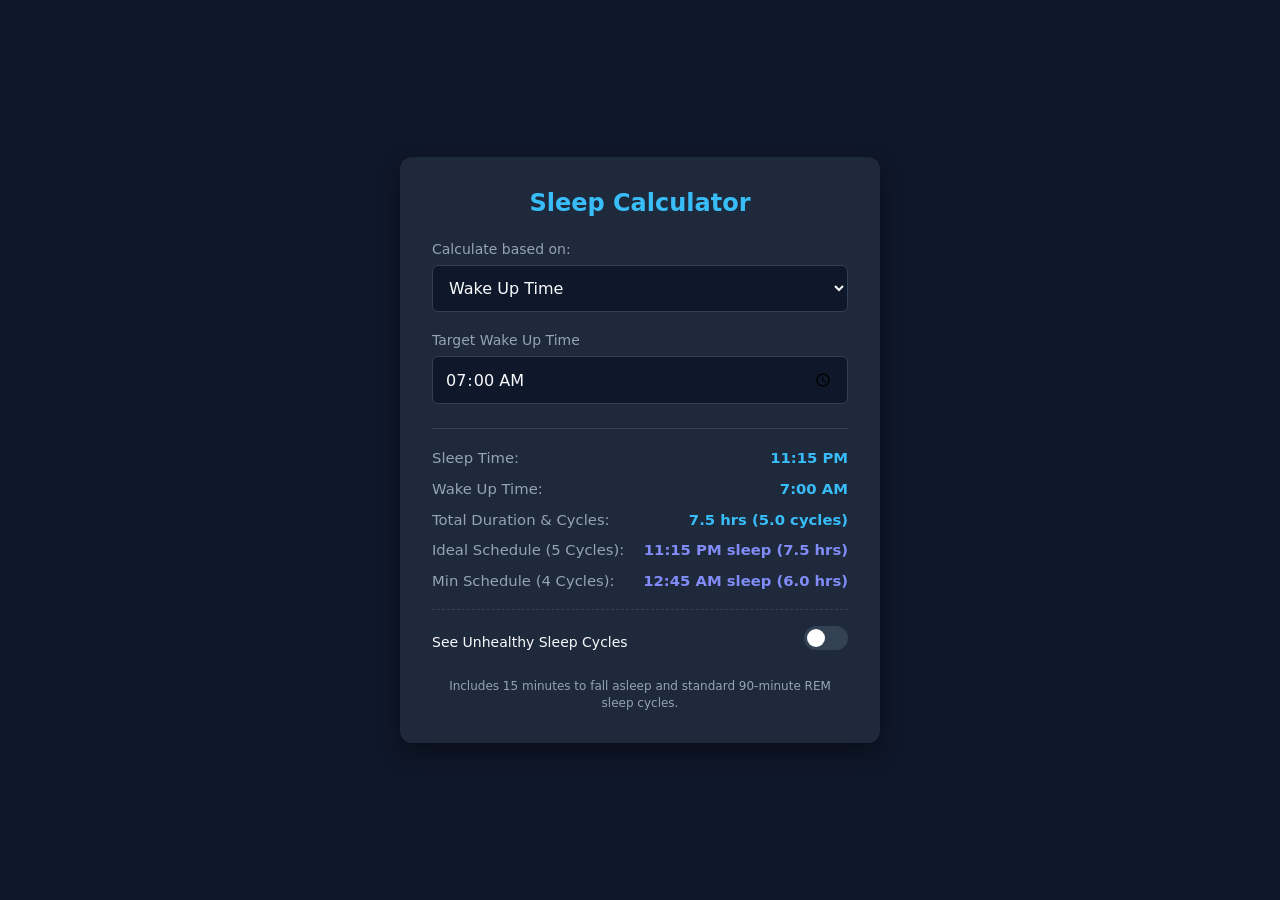
<file: aislop/sleepcalc/index.html>
<!DOCTYPE html>
<html lang="en">
<head>
  <meta charset="UTF-8">
  <meta name="viewport" content="width=device-width, initial-scale=1.0">
  <title>Sleep & Cycle Calculator</title>
  <style>
    :root {
      --bg-color: #0f172a;
      --card-bg: #1e293b;
      --accent-color: #38bdf8;
      --accent-subtle: #818cf8;
      --warning-color: #fbbf24;
      --danger-color: #f87171;
      --text-main: #f8fafc;
      --text-sub: #94a3b8;
      --error-color: #f87171;
    }

    * {
      box-sizing: border-box;
      margin: 0;
      padding: 0;
      font-family: system-ui, -apple-system, BlinkMacSystemFont, "Segoe UI", Roboto, sans-serif;
    }

    body {
      background-color: var(--bg-color);
      color: var(--text-main);
      display: flex;
      justify-content: center;
      align-items: center;
      min-height: 100vh;
      padding: 1.5rem;
    }

    .calculator-card {
      background-color: var(--card-bg);
      padding: 2rem;
      border-radius: 12px;
      box-shadow: 0 10px 25px rgba(0, 0, 0, 0.4);
      width: 100%;
      max-width: 480px;
    }

    h1 {
      font-size: 1.5rem;
      margin-bottom: 1.5rem;
      text-align: center;
      color: var(--accent-color);
    }

    .form-group {
      margin-bottom: 1.25rem;
    }

    label {
      display: block;
      font-size: 0.875rem;
      color: var(--text-sub);
      margin-bottom: 0.5rem;
    }

    select, input {
      width: 100%;
      padding: 0.75rem;
      border-radius: 6px;
      border: 1px solid #334155;
      background-color: #0f172a;
      color: var(--text-main);
      font-size: 1rem;
      outline: none;
      transition: border-color 0.2s;
    }

    select:focus, input:focus {
      border-color: var(--accent-color);
    }

    .dual-inputs {
      display: grid;
      grid-template-columns: 1fr 1fr;
      gap: 0.75rem;
    }

    .error-text {
      color: var(--error-color);
      font-size: 0.75rem;
      margin-top: 0.35rem;
      display: none;
    }

    .results-container {
      margin-top: 1.5rem;
      padding-top: 1.25rem;
      border-top: 1px solid #334155;
    }

    .result-box {
      display: flex;
      justify-content: space-between;
      align-items: center;
      margin-bottom: 0.85rem;
      font-size: 0.925rem;
    }

    .result-label {
      color: var(--text-sub);
    }

    .result-value {
      color: var(--accent-color);
      font-weight: 600;
      text-align: right;
    }

    .result-value.subtle {
      color: var(--accent-subtle);
    }

    /* Toggle Switch Styling */
    .toggle-container {
      display: flex;
      justify-content: space-between;
      align-items: center;
      margin-top: 1.25rem;
      padding-top: 1rem;
      border-top: 1px dashed #334155;
    }

    .toggle-label-text {
      font-size: 0.875rem;
      font-weight: 500;
      color: var(--text-main);
    }

    .switch {
      position: relative;
      display: inline-block;
      width: 44px;
      height: 24px;
    }

    .switch input {
      opacity: 0;
      width: 0;
      height: 0;
    }

    .slider {
      position: absolute;
      cursor: pointer;
      top: 0; left: 0; right: 0; bottom: 0;
      background-color: #334155;
      transition: .3s;
      border-radius: 24px;
    }

    .slider:before {
      position: absolute;
      content: "";
      height: 18px;
      width: 18px;
      left: 3px;
      bottom: 3px;
      background-color: white;
      transition: .3s;
      border-radius: 50%;
    }

    input:checked + .slider {
      background-color: var(--danger-color);
    }

    input:checked + .slider:before {
      transform: translateX(20px);
    }

    /* Breakdown List */
    .unhealthy-panel {
      display: none;
      margin-top: 1rem;
      background: #0f172a;
      border: 1px solid #334155;
      border-radius: 8px;
      padding: 0.75rem 1rem;
    }

    .unhealthy-panel.visible {
      display: block;
    }

    .cycle-item {
      display: flex;
      justify-content: space-between;
      padding: 0.4rem 0;
      font-size: 0.825rem;
      border-bottom: 1px solid #1e293b;
    }

    .cycle-item:last-child {
      border-bottom: none;
    }

    .badge-danger { color: var(--danger-color); font-weight: 600; }
    .badge-warning { color: var(--warning-color); font-weight: 600; }

    .note {
      font-size: 0.75rem;
      color: var(--text-sub);
      margin-top: 1.25rem;
      text-align: center;
      line-height: 1.4;
    }
  </style>
</head>
<body>

  <div class="calculator-card">
    <h1>Sleep Calculator</h1>
    
    <div class="form-group">
      <label for="calc-mode">Calculate based on:</label>
      <select id="calc-mode">
        <option value="wakeup" selected>Wake Up Time</option>
        <option value="bedtime">Sleep Time</option>
        <option value="hours">Hours of Sleep</option>
      </select>
    </div>

    <!-- Single Input Container -->
    <div id="single-input-container" class="form-group">
      <label id="input-label" for="time-input">Target Time</label>
      <input type="time" id="time-input" />
    </div>

    <!-- Multi Input Container -->
    <div id="hours-mode-container" class="form-group" style="display: none;">
      <div class="form-group">
        <label for="hours-input">Hours of Sleep</label>
        <input type="number" id="hours-input" placeholder="e.g. 7.5" step="0.25" min="0.5" max="24" value="7.5" />
      </div>
      <div class="dual-inputs">
        <div>
          <label for="bedtime-input">Bedtime</label>
          <input type="time" id="bedtime-input" value="23:00" />
        </div>
        <div>
          <label for="wakeup-input">Wake Up Time</label>
          <input type="time" id="wakeup-input" value="06:45" />
        </div>
      </div>
    </div>

    <div id="error-message" class="error-text">Please provide a valid entry.</div>

    <div class="results-container">
      <div class="result-box">
        <span class="result-label">Sleep Time:</span>
        <span id="sleep-time-output" class="result-value">--</span>
      </div>
      <div class="result-box">
        <span class="result-label">Wake Up Time:</span>
        <span id="wakeup-time-output" class="result-value">--</span>
      </div>
      <div class="result-box">
        <span class="result-label">Total Duration & Cycles:</span>
        <span id="duration-cycles-output" class="result-value">--</span>
      </div>
      <div class="result-box">
        <span class="result-label">Ideal Schedule (5 Cycles):</span>
        <span id="ideal-output" class="result-value subtle">--</span>
      </div>
      <div class="result-box">
        <span class="result-label">Min Schedule (4 Cycles):</span>
        <span id="lower-output" class="result-value subtle">--</span>
      </div>

      <!-- Toggle Controls -->
      <div class="toggle-container">
        <span class="toggle-label-text">See Unhealthy Sleep Cycles</span>
        <label class="switch">
          <input type="checkbox" id="unhealthy-toggle">
          <span class="slider"></span>
        </label>
      </div>

      <!-- Unhealthy Sleep Breakdown Panel -->
      <div id="unhealthy-panel" class="unhealthy-panel">
        <div class="cycle-item">
          <span>1 Cycle (1.5 hrs sleep):</span>
          <span id="cycle-1" class="badge-danger">--</span>
        </div>
        <div class="cycle-item">
          <span>2 Cycles (3.0 hrs sleep):</span>
          <span id="cycle-2" class="badge-danger">--</span>
        </div>
        <div class="cycle-item">
          <span>3 Cycles (4.5 hrs sleep):</span>
          <span id="cycle-3" class="badge-warning">--</span>
        </div>
      </div>
    </div>

    <p class="note">Includes 15 minutes to fall asleep and standard 90-minute REM sleep cycles.</p>
  </div>

  <script>
    // DOM Elements
    const calcModeSelect = document.getElementById('calc-mode');
    
    // Inputs
    const singleContainer = document.getElementById('single-input-container');
    const hoursContainer = document.getElementById('hours-mode-container');
    const inputLabel = document.getElementById('input-label');
    
    const timeInput = document.getElementById('time-input');
    const hoursInput = document.getElementById('hours-input');
    const bedtimeInput = document.getElementById('bedtime-input');
    const wakeupInput = document.getElementById('wakeup-input');
    
    const errorMessage = document.getElementById('error-message');
    const unhealthyToggle = document.getElementById('unhealthy-toggle');
    const unhealthyPanel = document.getElementById('unhealthy-panel');

    // Outputs
    const sleepTimeOutput = document.getElementById('sleep-time-output');
    const wakeupTimeOutput = document.getElementById('wakeup-time-output');
    const durationCyclesOutput = document.getElementById('duration-cycles-output');
    const idealOutput = document.getElementById('ideal-output');
    const lowerOutput = document.getElementById('lower-output');

    // Cycle breakdown outputs
    const cycle1Out = document.getElementById('cycle-1');
    const cycle2Out = document.getElementById('cycle-2');
    const cycle3Out = document.getElementById('cycle-3');
    const cycle4Out = document.getElementById('cycle-4');

    const FALL_ASLEEP_MINS = 15;
    const CYCLE_MINS = 90;

    // Convert Date object to 12-hour AM/PM string
    function formatAMPM(date) {
      let hours = date.getHours();
      let minutes = date.getMinutes();
      const ampm = hours >= 12 ? 'PM' : 'AM';
      hours = hours % 12;
      hours = hours ? hours : 12;
      minutes = minutes < 10 ? '0' + minutes : minutes;
      return `${hours}:${minutes} ${ampm}`;
    }

    // Convert Date object to HH:MM format for <input type="time">
    function formatHHMM(date) {
      let hours = date.getHours();
      let minutes = date.getMinutes();
      hours = hours < 10 ? '0' + hours : hours;
      minutes = minutes < 10 ? '0' + minutes : minutes;
      return `${hours}:${minutes}`;
    }

    function addMinutes(date, minutes) {
      return new Date(date.getTime() + minutes * 60000);
    }

    // Toggle Handler
    unhealthyToggle.addEventListener('change', () => {
      if (unhealthyToggle.checked) {
        unhealthyPanel.classList.add('visible');
      } else {
        unhealthyPanel.classList.remove('visible');
      }
    });

    // Handle switching between calculation modes
    function handleModeChange() {
      const mode = calcModeSelect.value;
      
      if (mode === 'hours') {
        singleContainer.style.display = 'none';
        hoursContainer.style.display = 'block';
        updateFromHours();
      } else {
        singleContainer.style.display = 'block';
        hoursContainer.style.display = 'none';
        inputLabel.textContent = mode === 'wakeup' ? 'Target Wake Up Time' : 'Sleep Time (Bedtime)';
        
        if (!timeInput.value) {
          timeInput.value = mode === 'wakeup' ? '07:00' : '23:00';
        }
        calculateSleep();
      }
    }

    // Validation
    function validateInputs() {
      const mode = calcModeSelect.value;

      if (mode === 'hours') {
        const hrs = parseFloat(hoursInput.value);
        if (isNaN(hrs) || hrs <= 0 || hrs > 24) {
          showError('Enter hours between 0.5 and 24.');
          return false;
        }
        if (!bedtimeInput.value || !wakeupInput.value) {
          showError('Please set valid times.');
          return false;
        }
      } else {
        if (!timeInput.value) {
          showError('Please enter a time.');
          return false;
        }
      }

      hideError();
      return true;
    }

    function showError(msg) {
      errorMessage.textContent = msg;
      errorMessage.style.display = 'block';
      sleepTimeOutput.textContent = '--';
      wakeupTimeOutput.textContent = '--';
      durationCyclesOutput.textContent = '--';
      idealOutput.textContent = '--';
      lowerOutput.textContent = '--';
      cycle1Out.textContent = '--';
      cycle2Out.textContent = '--';
      cycle3Out.textContent = '--';
      cycle4Out.textContent = '--';
    }

    function hideError() {
      errorMessage.style.display = 'none';
    }

    // --- Dynamic Time Recalculations ---
    function updateFromHours() {
      const hrs = parseFloat(hoursInput.value);
      if (isNaN(hrs) || !bedtimeInput.value) return;

      const [h, m] = bedtimeInput.value.split(':').map(Number);
      const bedDate = new Date();
      bedDate.setHours(h, m, 0, 0);

      const totalMins = hrs * 60 + FALL_ASLEEP_MINS;
      const wakeDate = addMinutes(bedDate, totalMins);

      wakeupInput.value = formatHHMM(wakeDate);
      calculateSleep();
    }

    function updateFromBedtime() {
      const hrs = parseFloat(hoursInput.value);
      if (isNaN(hrs) || !bedtimeInput.value) return;

      const [h, m] = bedtimeInput.value.split(':').map(Number);
      const bedDate = new Date();
      bedDate.setHours(h, m, 0, 0);

      const totalMins = hrs * 60 + FALL_ASLEEP_MINS;
      const wakeDate = addMinutes(bedDate, totalMins);

      wakeupInput.value = formatHHMM(wakeDate);
      calculateSleep();
    }

    function updateFromWakeup() {
      const hrs = parseFloat(hoursInput.value);
      if (isNaN(hrs) || !wakeupInput.value) return;

      const [wh, wm] = wakeupInput.value.split(':').map(Number);
      const wakeDate = new Date();
      wakeDate.setHours(wh, wm, 0, 0);

      const totalMins = hrs * 60 + FALL_ASLEEP_MINS;
      const bedDate = addMinutes(wakeDate, -totalMins);

      bedtimeInput.value = formatHHMM(bedDate);
      calculateSleep();
    }

    // --- Main Rendering Routine ---
    function calculateSleep() {
      if (!validateInputs()) return;

      const mode = calcModeSelect.value;
      let sleepDate, wakeDate, totalMinutes;

      if (mode === 'hours') {
        const [bh, bm] = bedtimeInput.value.split(':').map(Number);
        const [wh, wm] = wakeupInput.value.split(':').map(Number);

        sleepDate = new Date();
        sleepDate.setHours(bh, bm, 0, 0);

        wakeDate = new Date();
        wakeDate.setHours(wh, wm, 0, 0);

        if (wakeDate <= sleepDate) {
          wakeDate.setDate(wakeDate.getDate() + 1);
        }

        const diffMs = wakeDate - sleepDate;
        totalMinutes = Math.max(0, (diffMs / (1000 * 60)) - FALL_ASLEEP_MINS);
      } else {
        const [h, m] = timeInput.value.split(':').map(Number);
        const refDate = new Date();
        refDate.setHours(h, m, 0, 0);

        if (mode === 'wakeup') {
          wakeDate = refDate;
          sleepDate = addMinutes(wakeDate, -(5 * CYCLE_MINS + FALL_ASLEEP_MINS));
          totalMinutes = 5 * CYCLE_MINS;
        } else {
          sleepDate = refDate;
          wakeDate = addMinutes(sleepDate, 5 * CYCLE_MINS + FALL_ASLEEP_MINS);
          totalMinutes = 5 * CYCLE_MINS;
        }
      }

      // Ideal (5 cycles) & Lower (4 cycles) baseline
      let idealSleep, idealWake, lowerSleep, lowerWake;

      if (mode === 'wakeup') {
        idealWake = wakeDate;
        idealSleep = addMinutes(wakeDate, -(5 * CYCLE_MINS + FALL_ASLEEP_MINS));

        lowerWake = wakeDate;
        lowerSleep = addMinutes(wakeDate, -(4 * CYCLE_MINS + FALL_ASLEEP_MINS));
      } else {
        idealSleep = sleepDate;
        idealWake = addMinutes(sleepDate, 5 * CYCLE_MINS + FALL_ASLEEP_MINS);

        lowerSleep = sleepDate;
        lowerWake = addMinutes(sleepDate, 4 * CYCLE_MINS + FALL_ASLEEP_MINS);
      }

      const totalHours = (totalMinutes / 60).toFixed(1);
      const cycles = (totalMinutes / CYCLE_MINS).toFixed(1);

      // Render Primary Outputs
      sleepTimeOutput.textContent = formatAMPM(sleepDate);
      wakeupTimeOutput.textContent = formatAMPM(wakeDate);
      durationCyclesOutput.textContent = `${totalHours} hrs (${cycles} cycles)`;

      idealOutput.textContent = mode === 'wakeup' 
        ? `${formatAMPM(idealSleep)} sleep (7.5 hrs)`
        : `${formatAMPM(idealWake)} wake (7.5 hrs)`;

      lowerOutput.textContent = mode === 'wakeup'
        ? `${formatAMPM(lowerSleep)} sleep (6.0 hrs)`
        : `${formatAMPM(lowerWake)} wake (6.0 hrs)`;

      // Render Unhealthy / Lower Sleep Cycles Breakdown (Cycles 1-4)
      if (mode === 'wakeup') {
        // Compute required Bedtimes for a fixed Wake-up Time
        cycle1Out.textContent = `${formatAMPM(addMinutes(wakeDate, -(1 * CYCLE_MINS + FALL_ASLEEP_MINS)))} bedtime`;
        cycle2Out.textContent = `${formatAMPM(addMinutes(wakeDate, -(2 * CYCLE_MINS + FALL_ASLEEP_MINS)))} bedtime`;
        cycle3Out.textContent = `${formatAMPM(addMinutes(wakeDate, -(3 * CYCLE_MINS + FALL_ASLEEP_MINS)))} bedtime`;
      } else {
        // Compute resulting Wake-up Times for a fixed Bedtime
        cycle1Out.textContent = `${formatAMPM(addMinutes(sleepDate, 1 * CYCLE_MINS + FALL_ASLEEP_MINS))} wake`;
        cycle2Out.textContent = `${formatAMPM(addMinutes(sleepDate, 2 * CYCLE_MINS + FALL_ASLEEP_MINS))} wake`;
        cycle3Out.textContent = `${formatAMPM(addMinutes(sleepDate, 3 * CYCLE_MINS + FALL_ASLEEP_MINS))} wake`;
      }
    }

    // Dynamic Listeners
    calcModeSelect.addEventListener('change', handleModeChange);
    timeInput.addEventListener('input', calculateSleep);

    // Multi-input bidirectional listeners
    hoursInput.addEventListener('input', updateFromHours);
    bedtimeInput.addEventListener('input', updateFromBedtime);
    wakeupInput.addEventListener('input', updateFromWakeup);

    // Initial Load
    handleModeChange();
  </script>
</body>
</html>
</file>
